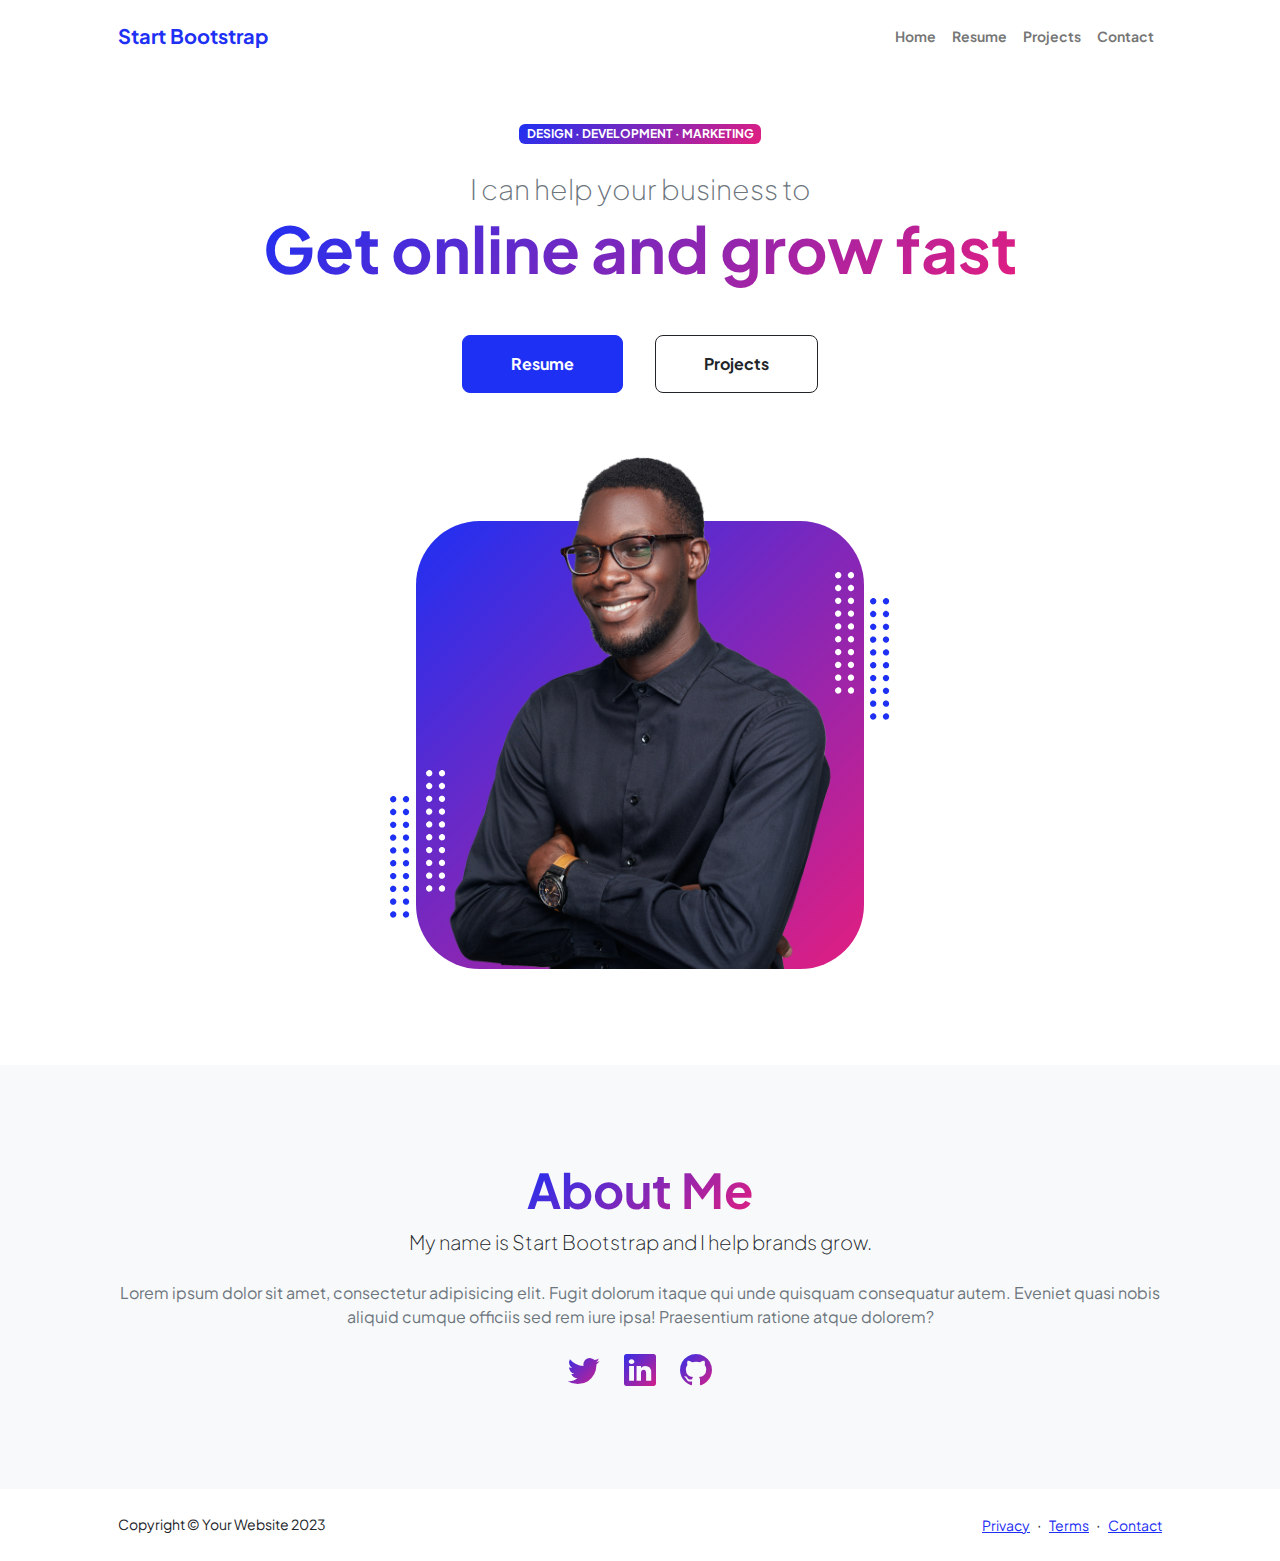
<file: templates/index.html>
<!DOCTYPE html>
<html lang="en">
    <head>
        <meta charset="utf-8" />
        <meta name="viewport" content="width=device-width, initial-scale=1, shrink-to-fit=no" />
        <meta name="description" content="" />
        <meta name="author" content="" />
        <title>Personal - Start Bootstrap Theme</title>
        <!-- Favicon-->
        <link rel="icon" type="image/x-icon" href="assets/favicon.ico" />
        <!-- Custom Google font-->
        <link rel="preconnect" href="https://fonts.googleapis.com" />
        <link rel="preconnect" href="https://fonts.gstatic.com" crossorigin />
        <link href="https://fonts.googleapis.com/css2?family=Plus+Jakarta+Sans:wght@100;200;300;400;500;600;700;800;900&amp;display=swap" rel="stylesheet" />
        <!-- Bootstrap icons-->
        <link href="https://cdn.jsdelivr.net/npm/bootstrap-icons@1.8.1/font/bootstrap-icons.css" rel="stylesheet" />
        <!-- Core theme CSS (includes Bootstrap)-->
        <link href="css/styles.css" rel="stylesheet" />
    </head>
    <body class="d-flex flex-column h-100">
        <main class="flex-shrink-0">
            <!-- Navigation-->
            <nav class="navbar navbar-expand-lg navbar-light bg-white py-3">
                <div class="container px-5">
                    <a class="navbar-brand" href="index.html"><span class="fw-bolder text-primary">Start Bootstrap</span></a>
                    <button class="navbar-toggler" type="button" data-bs-toggle="collapse" data-bs-target="#navbarSupportedContent" aria-controls="navbarSupportedContent" aria-expanded="false" aria-label="Toggle navigation"><span class="navbar-toggler-icon"></span></button>
                    <div class="collapse navbar-collapse" id="navbarSupportedContent">
                        <ul class="navbar-nav ms-auto mb-2 mb-lg-0 small fw-bolder">
                            <li class="nav-item"><a class="nav-link" href="index.html">Home</a></li>
                            <li class="nav-item"><a class="nav-link" href="resume.html">Resume</a></li>
                            <li class="nav-item"><a class="nav-link" href="projects.html">Projects</a></li>
                            <li class="nav-item"><a class="nav-link" href="contact.html">Contact</a></li>
                        </ul>
                    </div>
                </div>
            </nav>
            <!-- Header-->
            <header class="py-5">
                <div class="container px-5 pb-5">
                    <div class="row gx-5 align-items-center">
                        <div class="col-xxl-5">
                            <!-- Header text content-->
                            <div class="text-center text-xxl-start">
                                <div class="badge bg-gradient-primary-to-secondary text-white mb-4"><div class="text-uppercase">Design &middot; Development &middot; Marketing</div></div>
                                <div class="fs-3 fw-light text-muted">I can help your business to</div>
                                <h1 class="display-3 fw-bolder mb-5"><span class="text-gradient d-inline">Get online and grow fast</span></h1>
                                <div class="d-grid gap-3 d-sm-flex justify-content-sm-center justify-content-xxl-start mb-3">
                                    <a class="btn btn-primary btn-lg px-5 py-3 me-sm-3 fs-6 fw-bolder" href="resume.html">Resume</a>
                                    <a class="btn btn-outline-dark btn-lg px-5 py-3 fs-6 fw-bolder" href="projects.html">Projects</a>
                                </div>
                            </div>
                        </div>
                        <div class="col-xxl-7">
                            <!-- Header profile picture-->
                            <div class="d-flex justify-content-center mt-5 mt-xxl-0">
                                <div class="profile bg-gradient-primary-to-secondary">
                                    <!-- TIP: For best results, use a photo with a transparent background like the demo example below-->
                                    <!-- Watch a tutorial on how to do this on YouTube (link)-->
                                    <img class="profile-img" src="assets/profile.png" alt="..." />
                                    <div class="dots-1">
                                        <!-- SVG Dots-->
                                        <svg version="1.1" xmlns="http://www.w3.org/2000/svg" xmlns:xlink="http://www.w3.org/1999/xlink" x="0px" y="0px" viewBox="0 0 191.6 1215.4" style="enable-background: new 0 0 191.6 1215.4" xml:space="preserve">
                                            <g transform="translate(0.000000,1280.000000) scale(0.100000,-0.100000)">
                                                <path d="M227.7,12788.6c-105-35-200-141-222-248c-43-206,163-412,369-369c155,32,275,190,260,339c-11,105-90,213-190,262        C383.7,12801.6,289.7,12808.6,227.7,12788.6z"></path>
                                                <path d="M1507.7,12788.6c-151-50-253-216-222-362c25-119,136-230,254-255c194-41,395,142,375,339c-11,105-90,213-190,262        C1663.7,12801.6,1569.7,12808.6,1507.7,12788.6z"></path>
                                                <path d="M227.7,11508.6c-105-35-200-141-222-248c-43-206,163-412,369-369c155,32,275,190,260,339c-11,105-90,213-190,262        C383.7,11521.6,289.7,11528.6,227.7,11508.6z"></path>
                                                <path d="M1507.7,11508.6c-151-50-253-216-222-362c25-119,136-230,254-255c194-41,395,142,375,339c-11,105-90,213-190,262        C1663.7,11521.6,1569.7,11528.6,1507.7,11508.6z"></path>
                                                <path d="M227.7,10228.6c-105-35-200-141-222-248c-43-206,163-412,369-369c155,32,275,190,260,339c-11,105-90,213-190,262        C383.7,10241.6,289.7,10248.6,227.7,10228.6z"></path>
                                                <path d="M1507.7,10228.6c-105-35-200-141-222-248c-43-206,163-412,369-369c155,32,275,190,260,339c-11,105-90,213-190,262        C1663.7,10241.6,1569.7,10248.6,1507.7,10228.6z"></path>
                                                <path d="M227.7,8948.6c-105-35-200-141-222-248c-43-206,163-412,369-369c155,32,275,190,260,339c-11,105-90,213-190,262        C383.7,8961.6,289.7,8968.6,227.7,8948.6z"></path>
                                                <path d="M1507.7,8948.6c-105-35-200-141-222-248c-43-206,163-412,369-369c155,32,275,190,260,339c-11,105-90,213-190,262        C1663.7,8961.6,1569.7,8968.6,1507.7,8948.6z"></path>
                                                <path d="M227.7,7668.6c-105-35-200-141-222-248c-43-206,163-412,369-369c155,32,275,190,260,339c-11,105-90,213-190,262        C383.7,7681.6,289.7,7688.6,227.7,7668.6z"></path>
                                                <path d="M1507.7,7668.6c-105-35-200-141-222-248c-43-206,163-412,369-369c155,32,275,190,260,339c-11,105-90,213-190,262        C1663.7,7681.6,1569.7,7688.6,1507.7,7668.6z"></path>
                                                <path d="M227.7,6388.6c-105-35-200-141-222-248c-43-206,163-412,369-369c155,32,275,190,260,339c-11,105-90,213-190,262        C383.7,6401.6,289.7,6408.6,227.7,6388.6z"></path>
                                                <path d="M1507.7,6388.6c-105-35-200-141-222-248c-43-206,163-412,369-369c155,32,275,190,260,339c-11,105-90,213-190,262        C1663.7,6401.6,1569.7,6408.6,1507.7,6388.6z"></path>
                                                <path d="M227.7,5108.6c-105-35-200-141-222-248c-43-206,163-412,369-369c155,32,275,190,260,339c-11,105-90,213-190,262        C383.7,5121.6,289.7,5128.6,227.7,5108.6z"></path>
                                                <path d="M1507.7,5108.6c-105-35-200-141-222-248c-43-206,163-412,369-369c155,32,275,190,260,339c-11,105-90,213-190,262        C1663.7,5121.6,1569.7,5128.6,1507.7,5108.6z"></path>
                                                <path d="M227.7,3828.6c-105-35-200-141-222-248c-43-206,163-412,369-369c155,32,275,190,260,339c-11,105-90,213-190,262        C383.7,3841.6,289.7,3848.6,227.7,3828.6z"></path>
                                                <path d="M1507.7,3828.6c-105-35-200-141-222-248c-43-206,163-412,369-369c155,32,275,190,260,339c-11,105-90,213-190,262        C1663.7,3841.6,1569.7,3848.6,1507.7,3828.6z"></path>
                                                <path d="M227.7,2548.6c-105-35-200-141-222-248c-43-206,163-412,369-369c155,32,275,190,260,339c-11,105-90,213-190,262        C383.7,2561.6,289.7,2568.6,227.7,2548.6z"></path>
                                                <path d="M1507.7,2548.6c-105-35-200-141-222-248c-43-206,163-412,369-369c155,32,275,190,260,339c-11,105-90,213-190,262        C1663.7,2561.6,1569.7,2568.6,1507.7,2548.6z"></path>
                                                <path d="M227.7,1268.6c-105-35-200-141-222-248c-43-206,163-412,369-369c155,32,275,190,260,339c-11,105-90,213-190,262        C383.7,1281.6,289.7,1288.6,227.7,1268.6z"></path>
                                                <path d="M1507.7,1268.6c-105-35-200-141-222-248c-43-206,163-412,369-369c155,32,275,190,260,339c-11,105-90,213-190,262        C1663.7,1281.6,1569.7,1288.6,1507.7,1268.6z"></path>
                                            </g>
                                        </svg>
                                        <!-- END of SVG dots-->
                                    </div>
                                    <div class="dots-2">
                                        <!-- SVG Dots-->
                                        <svg version="1.1" xmlns="http://www.w3.org/2000/svg" xmlns:xlink="http://www.w3.org/1999/xlink" x="0px" y="0px" viewBox="0 0 191.6 1215.4" style="enable-background: new 0 0 191.6 1215.4" xml:space="preserve">
                                            <g transform="translate(0.000000,1280.000000) scale(0.100000,-0.100000)">
                                                <path d="M227.7,12788.6c-105-35-200-141-222-248c-43-206,163-412,369-369c155,32,275,190,260,339c-11,105-90,213-190,262        C383.7,12801.6,289.7,12808.6,227.7,12788.6z"></path>
                                                <path d="M1507.7,12788.6c-151-50-253-216-222-362c25-119,136-230,254-255c194-41,395,142,375,339c-11,105-90,213-190,262        C1663.7,12801.6,1569.7,12808.6,1507.7,12788.6z"></path>
                                                <path d="M227.7,11508.6c-105-35-200-141-222-248c-43-206,163-412,369-369c155,32,275,190,260,339c-11,105-90,213-190,262        C383.7,11521.6,289.7,11528.6,227.7,11508.6z"></path>
                                                <path d="M1507.7,11508.6c-151-50-253-216-222-362c25-119,136-230,254-255c194-41,395,142,375,339c-11,105-90,213-190,262        C1663.7,11521.6,1569.7,11528.6,1507.7,11508.6z"></path>
                                                <path d="M227.7,10228.6c-105-35-200-141-222-248c-43-206,163-412,369-369c155,32,275,190,260,339c-11,105-90,213-190,262        C383.7,10241.6,289.7,10248.6,227.7,10228.6z"></path>
                                                <path d="M1507.7,10228.6c-105-35-200-141-222-248c-43-206,163-412,369-369c155,32,275,190,260,339c-11,105-90,213-190,262        C1663.7,10241.6,1569.7,10248.6,1507.7,10228.6z"></path>
                                                <path d="M227.7,8948.6c-105-35-200-141-222-248c-43-206,163-412,369-369c155,32,275,190,260,339c-11,105-90,213-190,262        C383.7,8961.6,289.7,8968.6,227.7,8948.6z"></path>
                                                <path d="M1507.7,8948.6c-105-35-200-141-222-248c-43-206,163-412,369-369c155,32,275,190,260,339c-11,105-90,213-190,262        C1663.7,8961.6,1569.7,8968.6,1507.7,8948.6z"></path>
                                                <path d="M227.7,7668.6c-105-35-200-141-222-248c-43-206,163-412,369-369c155,32,275,190,260,339c-11,105-90,213-190,262        C383.7,7681.6,289.7,7688.6,227.7,7668.6z"></path>
                                                <path d="M1507.7,7668.6c-105-35-200-141-222-248c-43-206,163-412,369-369c155,32,275,190,260,339c-11,105-90,213-190,262        C1663.7,7681.6,1569.7,7688.6,1507.7,7668.6z"></path>
                                                <path d="M227.7,6388.6c-105-35-200-141-222-248c-43-206,163-412,369-369c155,32,275,190,260,339c-11,105-90,213-190,262        C383.7,6401.6,289.7,6408.6,227.7,6388.6z"></path>
                                                <path d="M1507.7,6388.6c-105-35-200-141-222-248c-43-206,163-412,369-369c155,32,275,190,260,339c-11,105-90,213-190,262        C1663.7,6401.6,1569.7,6408.6,1507.7,6388.6z"></path>
                                                <path d="M227.7,5108.6c-105-35-200-141-222-248c-43-206,163-412,369-369c155,32,275,190,260,339c-11,105-90,213-190,262        C383.7,5121.6,289.7,5128.6,227.7,5108.6z"></path>
                                                <path d="M1507.7,5108.6c-105-35-200-141-222-248c-43-206,163-412,369-369c155,32,275,190,260,339c-11,105-90,213-190,262        C1663.7,5121.6,1569.7,5128.6,1507.7,5108.6z"></path>
                                                <path d="M227.7,3828.6c-105-35-200-141-222-248c-43-206,163-412,369-369c155,32,275,190,260,339c-11,105-90,213-190,262        C383.7,3841.6,289.7,3848.6,227.7,3828.6z"></path>
                                                <path d="M1507.7,3828.6c-105-35-200-141-222-248c-43-206,163-412,369-369c155,32,275,190,260,339c-11,105-90,213-190,262        C1663.7,3841.6,1569.7,3848.6,1507.7,3828.6z"></path>
                                                <path d="M227.7,2548.6c-105-35-200-141-222-248c-43-206,163-412,369-369c155,32,275,190,260,339c-11,105-90,213-190,262        C383.7,2561.6,289.7,2568.6,227.7,2548.6z"></path>
                                                <path d="M1507.7,2548.6c-105-35-200-141-222-248c-43-206,163-412,369-369c155,32,275,190,260,339c-11,105-90,213-190,262        C1663.7,2561.6,1569.7,2568.6,1507.7,2548.6z"></path>
                                                <path d="M227.7,1268.6c-105-35-200-141-222-248c-43-206,163-412,369-369c155,32,275,190,260,339c-11,105-90,213-190,262        C383.7,1281.6,289.7,1288.6,227.7,1268.6z"></path>
                                                <path d="M1507.7,1268.6c-105-35-200-141-222-248c-43-206,163-412,369-369c155,32,275,190,260,339c-11,105-90,213-190,262        C1663.7,1281.6,1569.7,1288.6,1507.7,1268.6z"></path>
                                            </g>
                                        </svg>
                                        <!-- END of SVG dots-->
                                    </div>
                                    <div class="dots-3">
                                        <!-- SVG Dots-->
                                        <svg version="1.1" xmlns="http://www.w3.org/2000/svg" xmlns:xlink="http://www.w3.org/1999/xlink" x="0px" y="0px" viewBox="0 0 191.6 1215.4" style="enable-background: new 0 0 191.6 1215.4" xml:space="preserve">
                                            <g transform="translate(0.000000,1280.000000) scale(0.100000,-0.100000)">
                                                <path d="M227.7,12788.6c-105-35-200-141-222-248c-43-206,163-412,369-369c155,32,275,190,260,339c-11,105-90,213-190,262        C383.7,12801.6,289.7,12808.6,227.7,12788.6z"></path>
                                                <path d="M1507.7,12788.6c-151-50-253-216-222-362c25-119,136-230,254-255c194-41,395,142,375,339c-11,105-90,213-190,262        C1663.7,12801.6,1569.7,12808.6,1507.7,12788.6z"></path>
                                                <path d="M227.7,11508.6c-105-35-200-141-222-248c-43-206,163-412,369-369c155,32,275,190,260,339c-11,105-90,213-190,262        C383.7,11521.6,289.7,11528.6,227.7,11508.6z"></path>
                                                <path d="M1507.7,11508.6c-151-50-253-216-222-362c25-119,136-230,254-255c194-41,395,142,375,339c-11,105-90,213-190,262        C1663.7,11521.6,1569.7,11528.6,1507.7,11508.6z"></path>
                                                <path d="M227.7,10228.6c-105-35-200-141-222-248c-43-206,163-412,369-369c155,32,275,190,260,339c-11,105-90,213-190,262        C383.7,10241.6,289.7,10248.6,227.7,10228.6z"></path>
                                                <path d="M1507.7,10228.6c-105-35-200-141-222-248c-43-206,163-412,369-369c155,32,275,190,260,339c-11,105-90,213-190,262        C1663.7,10241.6,1569.7,10248.6,1507.7,10228.6z"></path>
                                                <path d="M227.7,8948.6c-105-35-200-141-222-248c-43-206,163-412,369-369c155,32,275,190,260,339c-11,105-90,213-190,262        C383.7,8961.6,289.7,8968.6,227.7,8948.6z"></path>
                                                <path d="M1507.7,8948.6c-105-35-200-141-222-248c-43-206,163-412,369-369c155,32,275,190,260,339c-11,105-90,213-190,262        C1663.7,8961.6,1569.7,8968.6,1507.7,8948.6z"></path>
                                                <path d="M227.7,7668.6c-105-35-200-141-222-248c-43-206,163-412,369-369c155,32,275,190,260,339c-11,105-90,213-190,262        C383.7,7681.6,289.7,7688.6,227.7,7668.6z"></path>
                                                <path d="M1507.7,7668.6c-105-35-200-141-222-248c-43-206,163-412,369-369c155,32,275,190,260,339c-11,105-90,213-190,262        C1663.7,7681.6,1569.7,7688.6,1507.7,7668.6z"></path>
                                                <path d="M227.7,6388.6c-105-35-200-141-222-248c-43-206,163-412,369-369c155,32,275,190,260,339c-11,105-90,213-190,262        C383.7,6401.6,289.7,6408.6,227.7,6388.6z"></path>
                                                <path d="M1507.7,6388.6c-105-35-200-141-222-248c-43-206,163-412,369-369c155,32,275,190,260,339c-11,105-90,213-190,262        C1663.7,6401.6,1569.7,6408.6,1507.7,6388.6z"></path>
                                                <path d="M227.7,5108.6c-105-35-200-141-222-248c-43-206,163-412,369-369c155,32,275,190,260,339c-11,105-90,213-190,262        C383.7,5121.6,289.7,5128.6,227.7,5108.6z"></path>
                                                <path d="M1507.7,5108.6c-105-35-200-141-222-248c-43-206,163-412,369-369c155,32,275,190,260,339c-11,105-90,213-190,262        C1663.7,5121.6,1569.7,5128.6,1507.7,5108.6z"></path>
                                                <path d="M227.7,3828.6c-105-35-200-141-222-248c-43-206,163-412,369-369c155,32,275,190,260,339c-11,105-90,213-190,262        C383.7,3841.6,289.7,3848.6,227.7,3828.6z"></path>
                                                <path d="M1507.7,3828.6c-105-35-200-141-222-248c-43-206,163-412,369-369c155,32,275,190,260,339c-11,105-90,213-190,262        C1663.7,3841.6,1569.7,3848.6,1507.7,3828.6z"></path>
                                                <path d="M227.7,2548.6c-105-35-200-141-222-248c-43-206,163-412,369-369c155,32,275,190,260,339c-11,105-90,213-190,262        C383.7,2561.6,289.7,2568.6,227.7,2548.6z"></path>
                                                <path d="M1507.7,2548.6c-105-35-200-141-222-248c-43-206,163-412,369-369c155,32,275,190,260,339c-11,105-90,213-190,262        C1663.7,2561.6,1569.7,2568.6,1507.7,2548.6z"></path>
                                                <path d="M227.7,1268.6c-105-35-200-141-222-248c-43-206,163-412,369-369c155,32,275,190,260,339c-11,105-90,213-190,262        C383.7,1281.6,289.7,1288.6,227.7,1268.6z"></path>
                                                <path d="M1507.7,1268.6c-105-35-200-141-222-248c-43-206,163-412,369-369c155,32,275,190,260,339c-11,105-90,213-190,262        C1663.7,1281.6,1569.7,1288.6,1507.7,1268.6z"></path>
                                            </g>
                                        </svg>
                                        <!-- END of SVG dots-->
                                    </div>
                                    <div class="dots-4">
                                        <!-- SVG Dots-->
                                        <svg version="1.1" xmlns="http://www.w3.org/2000/svg" xmlns:xlink="http://www.w3.org/1999/xlink" x="0px" y="0px" viewBox="0 0 191.6 1215.4" style="enable-background: new 0 0 191.6 1215.4" xml:space="preserve">
                                            <g transform="translate(0.000000,1280.000000) scale(0.100000,-0.100000)">
                                                <path d="M227.7,12788.6c-105-35-200-141-222-248c-43-206,163-412,369-369c155,32,275,190,260,339c-11,105-90,213-190,262        C383.7,12801.6,289.7,12808.6,227.7,12788.6z"></path>
                                                <path d="M1507.7,12788.6c-151-50-253-216-222-362c25-119,136-230,254-255c194-41,395,142,375,339c-11,105-90,213-190,262        C1663.7,12801.6,1569.7,12808.6,1507.7,12788.6z"></path>
                                                <path d="M227.7,11508.6c-105-35-200-141-222-248c-43-206,163-412,369-369c155,32,275,190,260,339c-11,105-90,213-190,262        C383.7,11521.6,289.7,11528.6,227.7,11508.6z"></path>
                                                <path d="M1507.7,11508.6c-151-50-253-216-222-362c25-119,136-230,254-255c194-41,395,142,375,339c-11,105-90,213-190,262        C1663.7,11521.6,1569.7,11528.6,1507.7,11508.6z"></path>
                                                <path d="M227.7,10228.6c-105-35-200-141-222-248c-43-206,163-412,369-369c155,32,275,190,260,339c-11,105-90,213-190,262        C383.7,10241.6,289.7,10248.6,227.7,10228.6z"></path>
                                                <path d="M1507.7,10228.6c-105-35-200-141-222-248c-43-206,163-412,369-369c155,32,275,190,260,339c-11,105-90,213-190,262        C1663.7,10241.6,1569.7,10248.6,1507.7,10228.6z"></path>
                                                <path d="M227.7,8948.6c-105-35-200-141-222-248c-43-206,163-412,369-369c155,32,275,190,260,339c-11,105-90,213-190,262        C383.7,8961.6,289.7,8968.6,227.7,8948.6z"></path>
                                                <path d="M1507.7,8948.6c-105-35-200-141-222-248c-43-206,163-412,369-369c155,32,275,190,260,339c-11,105-90,213-190,262        C1663.7,8961.6,1569.7,8968.6,1507.7,8948.6z"></path>
                                                <path d="M227.7,7668.6c-105-35-200-141-222-248c-43-206,163-412,369-369c155,32,275,190,260,339c-11,105-90,213-190,262        C383.7,7681.6,289.7,7688.6,227.7,7668.6z"></path>
                                                <path d="M1507.7,7668.6c-105-35-200-141-222-248c-43-206,163-412,369-369c155,32,275,190,260,339c-11,105-90,213-190,262        C1663.7,7681.6,1569.7,7688.6,1507.7,7668.6z"></path>
                                                <path d="M227.7,6388.6c-105-35-200-141-222-248c-43-206,163-412,369-369c155,32,275,190,260,339c-11,105-90,213-190,262        C383.7,6401.6,289.7,6408.6,227.7,6388.6z"></path>
                                                <path d="M1507.7,6388.6c-105-35-200-141-222-248c-43-206,163-412,369-369c155,32,275,190,260,339c-11,105-90,213-190,262        C1663.7,6401.6,1569.7,6408.6,1507.7,6388.6z"></path>
                                                <path d="M227.7,5108.6c-105-35-200-141-222-248c-43-206,163-412,369-369c155,32,275,190,260,339c-11,105-90,213-190,262        C383.7,5121.6,289.7,5128.6,227.7,5108.6z"></path>
                                                <path d="M1507.7,5108.6c-105-35-200-141-222-248c-43-206,163-412,369-369c155,32,275,190,260,339c-11,105-90,213-190,262        C1663.7,5121.6,1569.7,5128.6,1507.7,5108.6z"></path>
                                                <path d="M227.7,3828.6c-105-35-200-141-222-248c-43-206,163-412,369-369c155,32,275,190,260,339c-11,105-90,213-190,262        C383.7,3841.6,289.7,3848.6,227.7,3828.6z"></path>
                                                <path d="M1507.7,3828.6c-105-35-200-141-222-248c-43-206,163-412,369-369c155,32,275,190,260,339c-11,105-90,213-190,262        C1663.7,3841.6,1569.7,3848.6,1507.7,3828.6z"></path>
                                                <path d="M227.7,2548.6c-105-35-200-141-222-248c-43-206,163-412,369-369c155,32,275,190,260,339c-11,105-90,213-190,262        C383.7,2561.6,289.7,2568.6,227.7,2548.6z"></path>
                                                <path d="M1507.7,2548.6c-105-35-200-141-222-248c-43-206,163-412,369-369c155,32,275,190,260,339c-11,105-90,213-190,262        C1663.7,2561.6,1569.7,2568.6,1507.7,2548.6z"></path>
                                                <path d="M227.7,1268.6c-105-35-200-141-222-248c-43-206,163-412,369-369c155,32,275,190,260,339c-11,105-90,213-190,262        C383.7,1281.6,289.7,1288.6,227.7,1268.6z"></path>
                                                <path d="M1507.7,1268.6c-105-35-200-141-222-248c-43-206,163-412,369-369c155,32,275,190,260,339c-11,105-90,213-190,262        C1663.7,1281.6,1569.7,1288.6,1507.7,1268.6z"></path>
                                            </g>
                                        </svg>
                                        <!-- END of SVG dots-->
                                    </div>
                                </div>
                            </div>
                        </div>
                    </div>
                </div>
            </header>
            <!-- About Section-->
            <section class="bg-light py-5">
                <div class="container px-5">
                    <div class="row gx-5 justify-content-center">
                        <div class="col-xxl-8">
                            <div class="text-center my-5">
                                <h2 class="display-5 fw-bolder"><span class="text-gradient d-inline">About Me</span></h2>
                                <p class="lead fw-light mb-4">My name is Start Bootstrap and I help brands grow.</p>
                                <p class="text-muted">Lorem ipsum dolor sit amet, consectetur adipisicing elit. Fugit dolorum itaque qui unde quisquam consequatur autem. Eveniet quasi nobis aliquid cumque officiis sed rem iure ipsa! Praesentium ratione atque dolorem?</p>
                                <div class="d-flex justify-content-center fs-2 gap-4">
                                    <a class="text-gradient" href="#!"><i class="bi bi-twitter"></i></a>
                                    <a class="text-gradient" href="#!"><i class="bi bi-linkedin"></i></a>
                                    <a class="text-gradient" href="#!"><i class="bi bi-github"></i></a>
                                </div>
                            </div>
                        </div>
                    </div>
                </div>
            </section>
        </main>
        <!-- Footer-->
        <footer class="bg-white py-4 mt-auto">
            <div class="container px-5">
                <div class="row align-items-center justify-content-between flex-column flex-sm-row">
                    <div class="col-auto"><div class="small m-0">Copyright &copy; Your Website 2023</div></div>
                    <div class="col-auto">
                        <a class="small" href="#!">Privacy</a>
                        <span class="mx-1">&middot;</span>
                        <a class="small" href="#!">Terms</a>
                        <span class="mx-1">&middot;</span>
                        <a class="small" href="#!">Contact</a>
                    </div>
                </div>
            </div>
        </footer>
        <!-- Bootstrap core JS-->
        <script src="https://cdn.jsdelivr.net/npm/bootstrap@5.2.3/dist/js/bootstrap.bundle.min.js"></script>
        <!-- Core theme JS-->
        <script src="js/scripts.js"></script>
    </body>
</html>
</file>
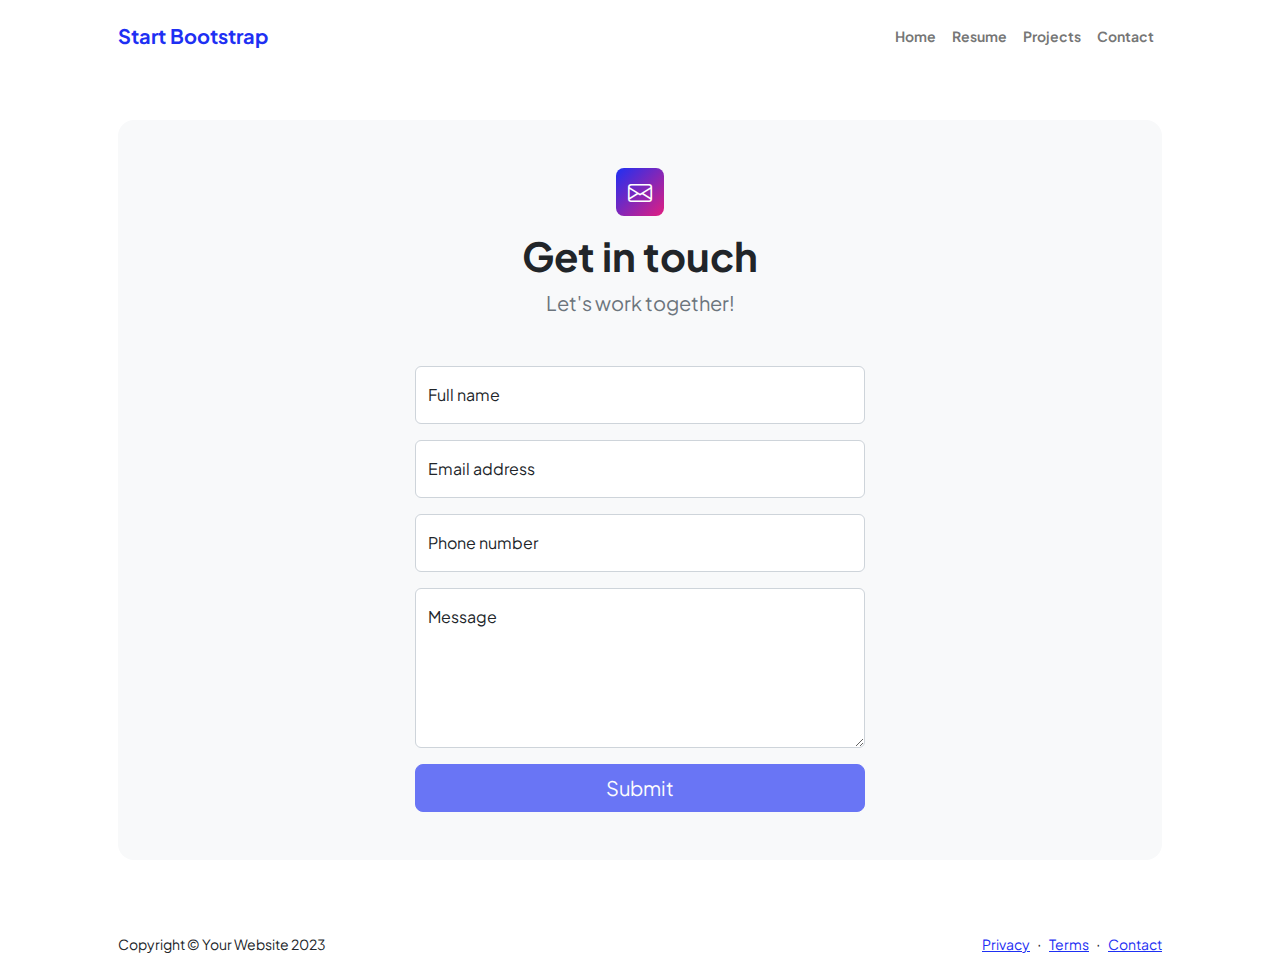
<file: templates/contact.html>
<!DOCTYPE html>
<html lang="en">
    <head>
        <meta charset="utf-8" />
        <meta name="viewport" content="width=device-width, initial-scale=1, shrink-to-fit=no" />
        <meta name="description" content />
        <meta name="author" content />
        <title>Modern Business - Start Bootstrap Template</title>
        <!-- Favicon-->
        <link rel="icon" type="image/x-icon" href="assets/favicon.ico" />
        <!-- Custom Google font-->
        <link rel="preconnect" href="https://fonts.googleapis.com" />
        <link rel="preconnect" href="https://fonts.gstatic.com" crossorigin />
        <link href="https://fonts.googleapis.com/css2?family=Plus+Jakarta+Sans:wght@100;200;300;400;500;600;700;800;900&amp;display=swap" rel="stylesheet" />
        <!-- Bootstrap icons-->
        <link href="https://cdn.jsdelivr.net/npm/bootstrap-icons@1.8.1/font/bootstrap-icons.css" rel="stylesheet" />
        <!-- Core theme CSS (includes Bootstrap)-->
        <link href="css/styles.css" rel="stylesheet" />
    </head>
    <body class="d-flex flex-column">
        <main class="flex-shrink-0">
            <!-- Navigation-->
            <nav class="navbar navbar-expand-lg navbar-light bg-white py-3">
                <div class="container px-5">
                    <a class="navbar-brand" href="index.html"><span class="fw-bolder text-primary">Start Bootstrap</span></a>
                    <button class="navbar-toggler" type="button" data-bs-toggle="collapse" data-bs-target="#navbarSupportedContent" aria-controls="navbarSupportedContent" aria-expanded="false" aria-label="Toggle navigation"><span class="navbar-toggler-icon"></span></button>
                    <div class="collapse navbar-collapse" id="navbarSupportedContent">
                        <ul class="navbar-nav ms-auto mb-2 mb-lg-0 small fw-bolder">
                            <li class="nav-item"><a class="nav-link" href="index.html">Home</a></li>
                            <li class="nav-item"><a class="nav-link" href="resume.html">Resume</a></li>
                            <li class="nav-item"><a class="nav-link" href="projects.html">Projects</a></li>
                            <li class="nav-item"><a class="nav-link" href="contact.html">Contact</a></li>
                        </ul>
                    </div>
                </div>
            </nav>
            <!-- Page content-->
            <section class="py-5">
                <div class="container px-5">
                    <!-- Contact form-->
                    <div class="bg-light rounded-4 py-5 px-4 px-md-5">
                        <div class="text-center mb-5">
                            <div class="feature bg-primary bg-gradient-primary-to-secondary text-white rounded-3 mb-3"><i class="bi bi-envelope"></i></div>
                            <h1 class="fw-bolder">Get in touch</h1>
                            <p class="lead fw-normal text-muted mb-0">Let's work together!</p>
                        </div>
                        <div class="row gx-5 justify-content-center">
                            <div class="col-lg-8 col-xl-6">
                                <!-- * * * * * * * * * * * * * * *-->
                                <!-- * * SB Forms Contact Form * *-->
                                <!-- * * * * * * * * * * * * * * *-->
                                <!-- This form is pre-integrated with SB Forms.-->
                                <!-- To make this form functional, sign up at-->
                                <!-- https://startbootstrap.com/solution/contact-forms-->
                                <!-- to get an API token!-->
                                <form id="contactForm" data-sb-form-api-token="API_TOKEN">
                                    <!-- Name input-->
                                    <div class="form-floating mb-3">
                                        <input class="form-control" id="name" type="text" placeholder="Enter your name..." data-sb-validations="required" />
                                        <label for="name">Full name</label>
                                        <div class="invalid-feedback" data-sb-feedback="name:required">A name is required.</div>
                                    </div>
                                    <!-- Email address input-->
                                    <div class="form-floating mb-3">
                                        <input class="form-control" id="email" type="email" placeholder="name@example.com" data-sb-validations="required,email" />
                                        <label for="email">Email address</label>
                                        <div class="invalid-feedback" data-sb-feedback="email:required">An email is required.</div>
                                        <div class="invalid-feedback" data-sb-feedback="email:email">Email is not valid.</div>
                                    </div>
                                    <!-- Phone number input-->
                                    <div class="form-floating mb-3">
                                        <input class="form-control" id="phone" type="tel" placeholder="(123) 456-7890" data-sb-validations="required" />
                                        <label for="phone">Phone number</label>
                                        <div class="invalid-feedback" data-sb-feedback="phone:required">A phone number is required.</div>
                                    </div>
                                    <!-- Message input-->
                                    <div class="form-floating mb-3">
                                        <textarea class="form-control" id="message" type="text" placeholder="Enter your message here..." style="height: 10rem" data-sb-validations="required"></textarea>
                                        <label for="message">Message</label>
                                        <div class="invalid-feedback" data-sb-feedback="message:required">A message is required.</div>
                                    </div>
                                    <!-- Submit success message-->
                                    <!---->
                                    <!-- This is what your users will see when the form-->
                                    <!-- has successfully submitted-->
                                    <div class="d-none" id="submitSuccessMessage">
                                        <div class="text-center mb-3">
                                            <div class="fw-bolder">Form submission successful!</div>
                                            To activate this form, sign up at
                                            <br />
                                            <a href="https://startbootstrap.com/solution/contact-forms">https://startbootstrap.com/solution/contact-forms</a>
                                        </div>
                                    </div>
                                    <!-- Submit error message-->
                                    <!---->
                                    <!-- This is what your users will see when there is-->
                                    <!-- an error submitting the form-->
                                    <div class="d-none" id="submitErrorMessage"><div class="text-center text-danger mb-3">Error sending message!</div></div>
                                    <!-- Submit Button-->
                                    <div class="d-grid"><button class="btn btn-primary btn-lg disabled" id="submitButton" type="submit">Submit</button></div>
                                </form>
                            </div>
                        </div>
                    </div>
                </div>
            </section>
        </main>
        <!-- Footer-->
        <footer class="bg-white py-4 mt-auto">
            <div class="container px-5">
                <div class="row align-items-center justify-content-between flex-column flex-sm-row">
                    <div class="col-auto"><div class="small m-0">Copyright &copy; Your Website 2023</div></div>
                    <div class="col-auto">
                        <a class="small" href="#!">Privacy</a>
                        <span class="mx-1">&middot;</span>
                        <a class="small" href="#!">Terms</a>
                        <span class="mx-1">&middot;</span>
                        <a class="small" href="#!">Contact</a>
                    </div>
                </div>
            </div>
        </footer>
        <!-- Bootstrap core JS-->
        <script src="https://cdn.jsdelivr.net/npm/bootstrap@5.2.3/dist/js/bootstrap.bundle.min.js"></script>
        <!-- Core theme JS-->
        <script src="js/scripts.js"></script>
        <!-- * * * * * * * * * * * * * * * * * * * * * * * * * * * * * * * * * * * * * * * *-->
        <!-- * *                               SB Forms JS                               * *-->
        <!-- * * Activate your form at https://startbootstrap.com/solution/contact-forms * *-->
        <!-- * * * * * * * * * * * * * * * * * * * * * * * * * * * * * * * * * * * * * * * *-->
        <script src="https://cdn.startbootstrap.com/sb-forms-latest.js"></script>
    </body>
</html>
</file>
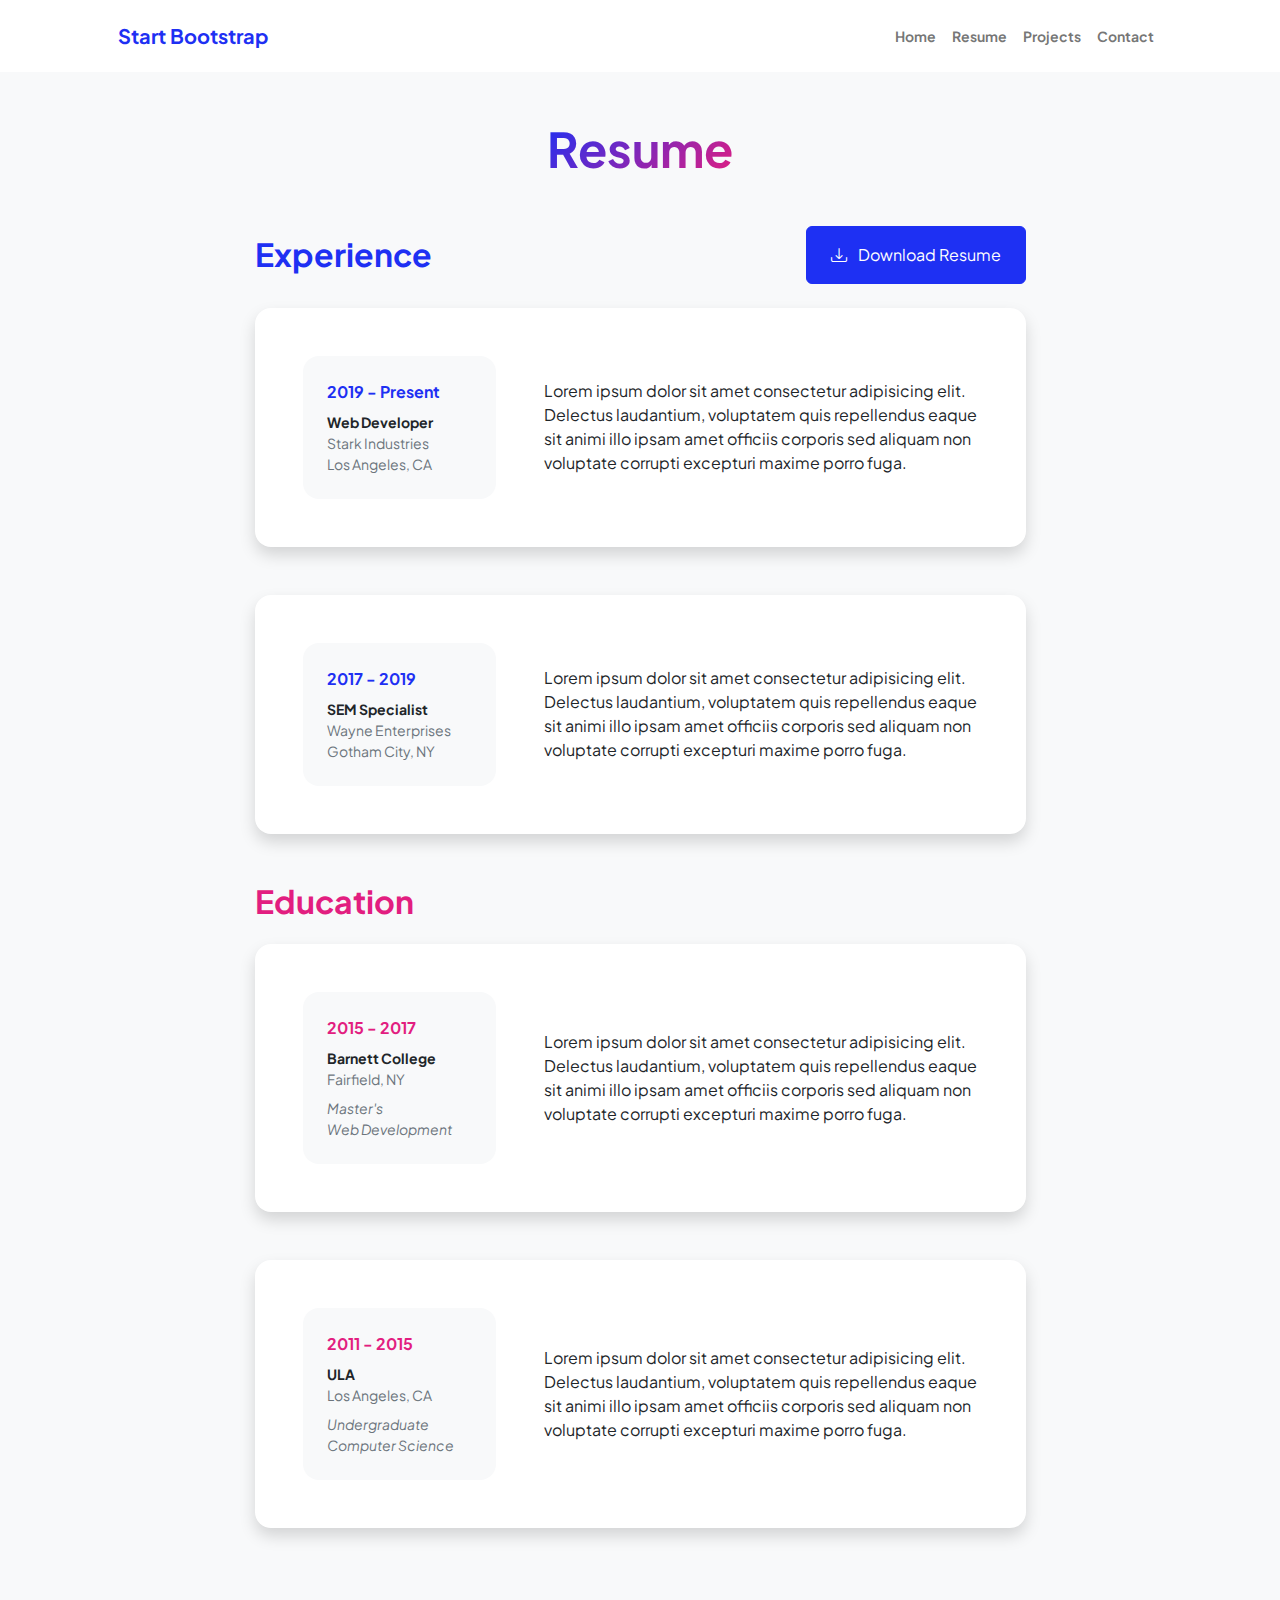
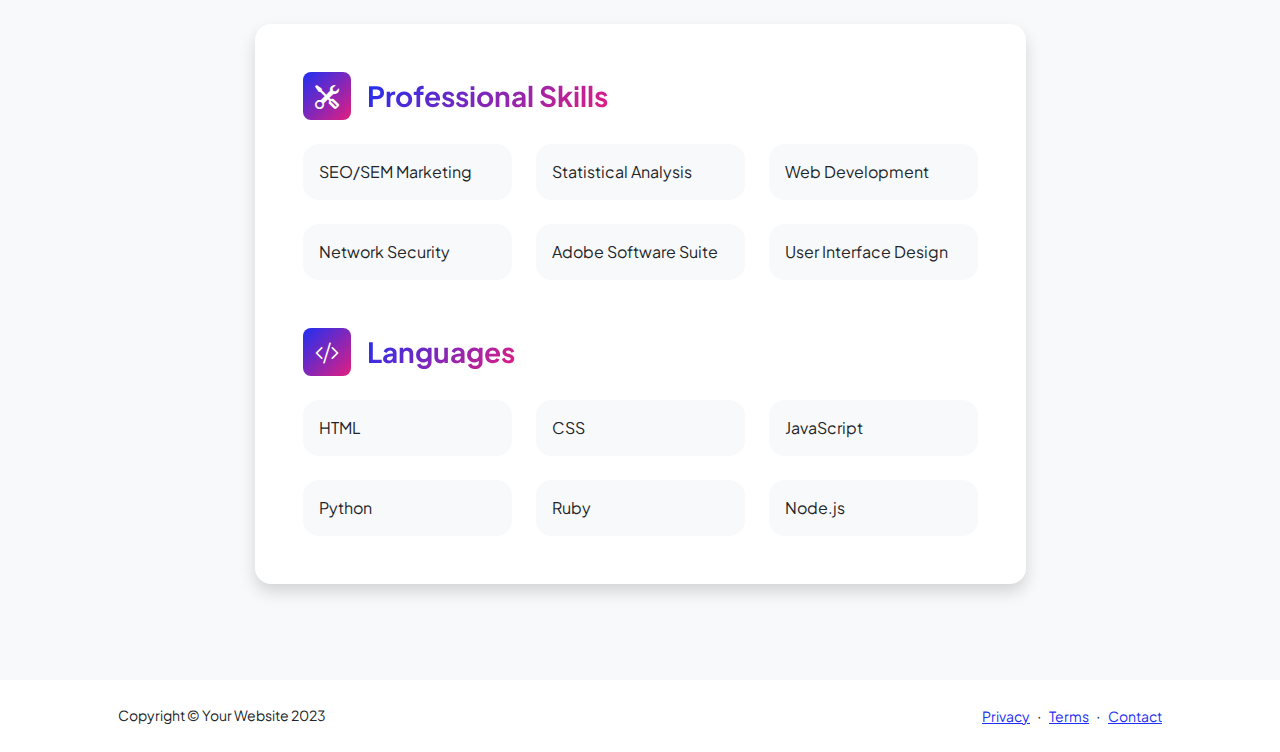
<file: templates/resume.html>
<!DOCTYPE html>
<html lang="en">
    <head>
        <meta charset="utf-8" />
        <meta name="viewport" content="width=device-width, initial-scale=1, shrink-to-fit=no" />
        <meta name="description" content="" />
        <meta name="author" content="" />
        <title>Personal - Start Bootstrap Template</title>
        <!-- Favicon-->
        <link rel="icon" type="image/x-icon" href="assets/favicon.ico" />
        <!-- Custom Google font-->
        <link rel="preconnect" href="https://fonts.googleapis.com" />
        <link rel="preconnect" href="https://fonts.gstatic.com" crossorigin />
        <link href="https://fonts.googleapis.com/css2?family=Plus+Jakarta+Sans:wght@100;200;300;400;500;600;700;800;900&amp;display=swap" rel="stylesheet" />
        <!-- Bootstrap icons-->
        <link href="https://cdn.jsdelivr.net/npm/bootstrap-icons@1.8.1/font/bootstrap-icons.css" rel="stylesheet" />
        <!-- Core theme CSS (includes Bootstrap)-->
        <link href="css/styles.css" rel="stylesheet" />
    </head>
    <body class="d-flex flex-column h-100 bg-light">
        <main class="flex-shrink-0">
            <!-- Navigation-->
            <nav class="navbar navbar-expand-lg navbar-light bg-white py-3">
                <div class="container px-5">
                    <a class="navbar-brand" href="index.html"><span class="fw-bolder text-primary">Start Bootstrap</span></a>
                    <button class="navbar-toggler" type="button" data-bs-toggle="collapse" data-bs-target="#navbarSupportedContent" aria-controls="navbarSupportedContent" aria-expanded="false" aria-label="Toggle navigation"><span class="navbar-toggler-icon"></span></button>
                    <div class="collapse navbar-collapse" id="navbarSupportedContent">
                        <ul class="navbar-nav ms-auto mb-2 mb-lg-0 small fw-bolder">
                            <li class="nav-item"><a class="nav-link" href="index.html">Home</a></li>
                            <li class="nav-item"><a class="nav-link" href="resume.html">Resume</a></li>
                            <li class="nav-item"><a class="nav-link" href="projects.html">Projects</a></li>
                            <li class="nav-item"><a class="nav-link" href="contact.html">Contact</a></li>
                        </ul>
                    </div>
                </div>
            </nav>
            <!-- Page Content-->
            <div class="container px-5 my-5">
                <div class="text-center mb-5">
                    <h1 class="display-5 fw-bolder mb-0"><span class="text-gradient d-inline">Resume</span></h1>
                </div>
                <div class="row gx-5 justify-content-center">
                    <div class="col-lg-11 col-xl-9 col-xxl-8">
                        <!-- Experience Section-->
                        <section>
                            <div class="d-flex align-items-center justify-content-between mb-4">
                                <h2 class="text-primary fw-bolder mb-0">Experience</h2>
                                <!-- Download resume button-->
                                <!-- Note: Set the link href target to a PDF file within your project-->
                                <a class="btn btn-primary px-4 py-3" href="#!">
                                    <div class="d-inline-block bi bi-download me-2"></div>
                                    Download Resume
                                </a>
                            </div>
                            <!-- Experience Card 1-->
                            <div class="card shadow border-0 rounded-4 mb-5">
                                <div class="card-body p-5">
                                    <div class="row align-items-center gx-5">
                                        <div class="col text-center text-lg-start mb-4 mb-lg-0">
                                            <div class="bg-light p-4 rounded-4">
                                                <div class="text-primary fw-bolder mb-2">2019 - Present</div>
                                                <div class="small fw-bolder">Web Developer</div>
                                                <div class="small text-muted">Stark Industries</div>
                                                <div class="small text-muted">Los Angeles, CA</div>
                                            </div>
                                        </div>
                                        <div class="col-lg-8"><div>Lorem ipsum dolor sit amet consectetur adipisicing elit. Delectus laudantium, voluptatem quis repellendus eaque sit animi illo ipsam amet officiis corporis sed aliquam non voluptate corrupti excepturi maxime porro fuga.</div></div>
                                    </div>
                                </div>
                            </div>
                            <!-- Experience Card 2-->
                            <div class="card shadow border-0 rounded-4 mb-5">
                                <div class="card-body p-5">
                                    <div class="row align-items-center gx-5">
                                        <div class="col text-center text-lg-start mb-4 mb-lg-0">
                                            <div class="bg-light p-4 rounded-4">
                                                <div class="text-primary fw-bolder mb-2">2017 - 2019</div>
                                                <div class="small fw-bolder">SEM Specialist</div>
                                                <div class="small text-muted">Wayne Enterprises</div>
                                                <div class="small text-muted">Gotham City, NY</div>
                                            </div>
                                        </div>
                                        <div class="col-lg-8"><div>Lorem ipsum dolor sit amet consectetur adipisicing elit. Delectus laudantium, voluptatem quis repellendus eaque sit animi illo ipsam amet officiis corporis sed aliquam non voluptate corrupti excepturi maxime porro fuga.</div></div>
                                    </div>
                                </div>
                            </div>
                        </section>
                        <!-- Education Section-->
                        <section>
                            <h2 class="text-secondary fw-bolder mb-4">Education</h2>
                            <!-- Education Card 1-->
                            <div class="card shadow border-0 rounded-4 mb-5">
                                <div class="card-body p-5">
                                    <div class="row align-items-center gx-5">
                                        <div class="col text-center text-lg-start mb-4 mb-lg-0">
                                            <div class="bg-light p-4 rounded-4">
                                                <div class="text-secondary fw-bolder mb-2">2015 - 2017</div>
                                                <div class="mb-2">
                                                    <div class="small fw-bolder">Barnett College</div>
                                                    <div class="small text-muted">Fairfield, NY</div>
                                                </div>
                                                <div class="fst-italic">
                                                    <div class="small text-muted">Master's</div>
                                                    <div class="small text-muted">Web Development</div>
                                                </div>
                                            </div>
                                        </div>
                                        <div class="col-lg-8"><div>Lorem ipsum dolor sit amet consectetur adipisicing elit. Delectus laudantium, voluptatem quis repellendus eaque sit animi illo ipsam amet officiis corporis sed aliquam non voluptate corrupti excepturi maxime porro fuga.</div></div>
                                    </div>
                                </div>
                            </div>
                            <!-- Education Card 2-->
                            <div class="card shadow border-0 rounded-4 mb-5">
                                <div class="card-body p-5">
                                    <div class="row align-items-center gx-5">
                                        <div class="col text-center text-lg-start mb-4 mb-lg-0">
                                            <div class="bg-light p-4 rounded-4">
                                                <div class="text-secondary fw-bolder mb-2">2011 - 2015</div>
                                                <div class="mb-2">
                                                    <div class="small fw-bolder">ULA</div>
                                                    <div class="small text-muted">Los Angeles, CA</div>
                                                </div>
                                                <div class="fst-italic">
                                                    <div class="small text-muted">Undergraduate</div>
                                                    <div class="small text-muted">Computer Science</div>
                                                </div>
                                            </div>
                                        </div>
                                        <div class="col-lg-8"><div>Lorem ipsum dolor sit amet consectetur adipisicing elit. Delectus laudantium, voluptatem quis repellendus eaque sit animi illo ipsam amet officiis corporis sed aliquam non voluptate corrupti excepturi maxime porro fuga.</div></div>
                                    </div>
                                </div>
                            </div>
                        </section>
                        <!-- Divider-->
                        <div class="pb-5"></div>
                        <!-- Skills Section-->
                        <section>
                            <!-- Skillset Card-->
                            <div class="card shadow border-0 rounded-4 mb-5">
                                <div class="card-body p-5">
                                    <!-- Professional skills list-->
                                    <div class="mb-5">
                                        <div class="d-flex align-items-center mb-4">
                                            <div class="feature bg-primary bg-gradient-primary-to-secondary text-white rounded-3 me-3"><i class="bi bi-tools"></i></div>
                                            <h3 class="fw-bolder mb-0"><span class="text-gradient d-inline">Professional Skills</span></h3>
                                        </div>
                                        <div class="row row-cols-1 row-cols-md-3 mb-4">
                                            <div class="col mb-4 mb-md-0"><div class="d-flex align-items-center bg-light rounded-4 p-3 h-100">SEO/SEM Marketing</div></div>
                                            <div class="col mb-4 mb-md-0"><div class="d-flex align-items-center bg-light rounded-4 p-3 h-100">Statistical Analysis</div></div>
                                            <div class="col"><div class="d-flex align-items-center bg-light rounded-4 p-3 h-100">Web Development</div></div>
                                        </div>
                                        <div class="row row-cols-1 row-cols-md-3">
                                            <div class="col mb-4 mb-md-0"><div class="d-flex align-items-center bg-light rounded-4 p-3 h-100">Network Security</div></div>
                                            <div class="col mb-4 mb-md-0"><div class="d-flex align-items-center bg-light rounded-4 p-3 h-100">Adobe Software Suite</div></div>
                                            <div class="col"><div class="d-flex align-items-center bg-light rounded-4 p-3 h-100">User Interface Design</div></div>
                                        </div>
                                    </div>
                                    <!-- Languages list-->
                                    <div class="mb-0">
                                        <div class="d-flex align-items-center mb-4">
                                            <div class="feature bg-primary bg-gradient-primary-to-secondary text-white rounded-3 me-3"><i class="bi bi-code-slash"></i></div>
                                            <h3 class="fw-bolder mb-0"><span class="text-gradient d-inline">Languages</span></h3>
                                        </div>
                                        <div class="row row-cols-1 row-cols-md-3 mb-4">
                                            <div class="col mb-4 mb-md-0"><div class="d-flex align-items-center bg-light rounded-4 p-3 h-100">HTML</div></div>
                                            <div class="col mb-4 mb-md-0"><div class="d-flex align-items-center bg-light rounded-4 p-3 h-100">CSS</div></div>
                                            <div class="col"><div class="d-flex align-items-center bg-light rounded-4 p-3 h-100">JavaScript</div></div>
                                        </div>
                                        <div class="row row-cols-1 row-cols-md-3">
                                            <div class="col mb-4 mb-md-0"><div class="d-flex align-items-center bg-light rounded-4 p-3 h-100">Python</div></div>
                                            <div class="col mb-4 mb-md-0"><div class="d-flex align-items-center bg-light rounded-4 p-3 h-100">Ruby</div></div>
                                            <div class="col"><div class="d-flex align-items-center bg-light rounded-4 p-3 h-100">Node.js</div></div>
                                        </div>
                                    </div>
                                </div>
                            </div>
                        </section>
                    </div>
                </div>
            </div>
        </main>
        <!-- Footer-->
        <footer class="bg-white py-4 mt-auto">
            <div class="container px-5">
                <div class="row align-items-center justify-content-between flex-column flex-sm-row">
                    <div class="col-auto"><div class="small m-0">Copyright &copy; Your Website 2023</div></div>
                    <div class="col-auto">
                        <a class="small" href="#!">Privacy</a>
                        <span class="mx-1">&middot;</span>
                        <a class="small" href="#!">Terms</a>
                        <span class="mx-1">&middot;</span>
                        <a class="small" href="#!">Contact</a>
                    </div>
                </div>
            </div>
        </footer>
        <!-- Bootstrap core JS-->
        <script src="https://cdn.jsdelivr.net/npm/bootstrap@5.2.3/dist/js/bootstrap.bundle.min.js"></script>
        <!-- Core theme JS-->
        <script src="js/scripts.js"></script>
    </body>
</html>
</file>
